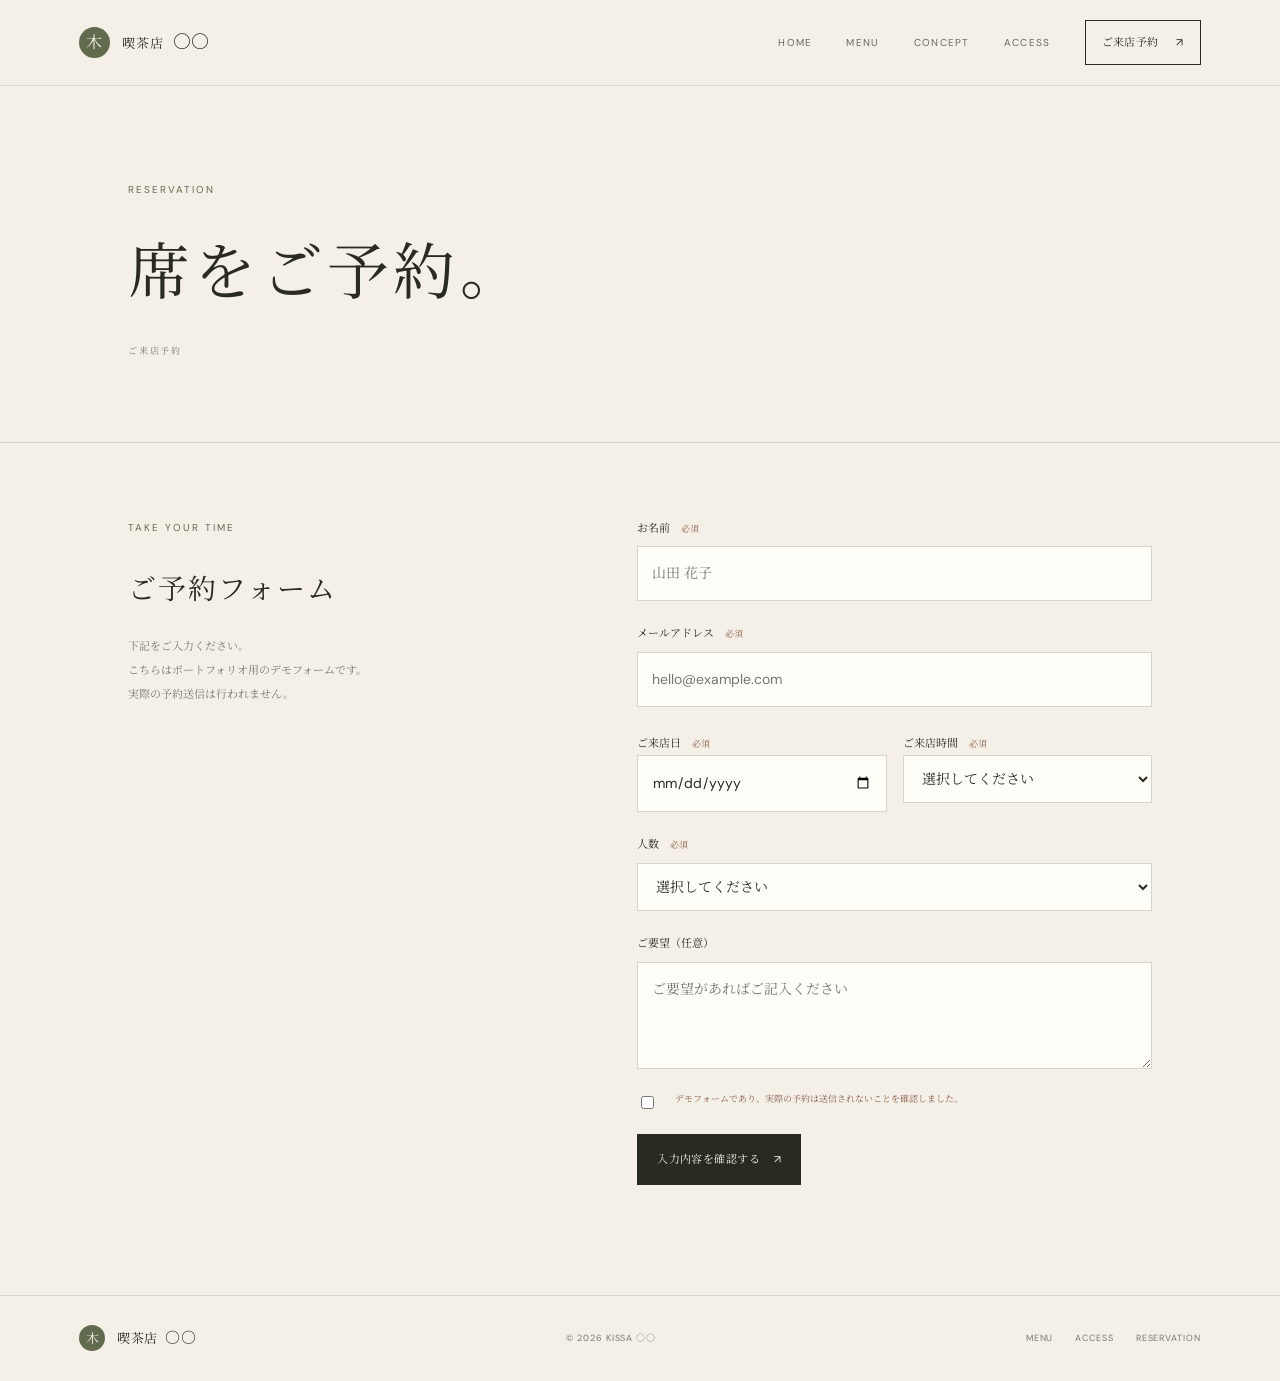
<file: reservation.html>
<!doctype html><html lang="ja"><head><meta charset="utf-8"><meta name="viewport" content="width=device-width, initial-scale=1"><meta name="theme-color" content="#f4f0e8"><meta name="description" content="喫茶店 ○○ のご来店予約フォーム。"><title>RESERVATION | 喫茶店 ○○</title><link rel="preconnect" href="https://fonts.googleapis.com"><link rel="preconnect" href="https://fonts.gstatic.com" crossorigin><link href="https://fonts.googleapis.com/css2?family=DM+Sans:wght@400;500;600&family=Noto+Serif+JP:wght@400;500;600&display=swap" rel="stylesheet"><link rel="stylesheet" href="assets/style.css"><script src="assets/script.js" defer></script></head><body><header class="site-header"><a class="brand" href="index.html"><span class="brand-mark">木</span><span>喫茶店 <b>○○</b></span></a><button class="menu-toggle" type="button" aria-expanded="false" aria-controls="global-nav" aria-label="メニューを開く"><span></span><span></span></button><nav id="global-nav" class="global-nav" aria-label="メインナビゲーション"><a href="index.html">HOME</a><a href="menu.html">MENU</a><a href="concept.html">CONCEPT</a><a href="access.html">ACCESS</a><a class="nav-reserve" href="reservation.html" aria-current="page">ご来店予約 <span>↗</span></a></nav></header><main><section class="page-hero"><p class="eyebrow">RESERVATION</p><h1>席をご予約。</h1><p class="page-hero-sub">ご来店予約</p></section><section class="reservation-wrap section-wrap"><div class="reservation-intro"><p class="eyebrow">TAKE YOUR TIME</p><h2>ご予約フォーム</h2><p>下記をご入力ください。<br>こちらはポートフォリオ用のデモフォームです。<br>実際の予約送信は行われません。</p></div><form id="reservation-form" class="reservation-form"><label for="guest-name">お名前 <span>必須</span></label><input id="guest-name" name="name" autocomplete="name" required maxlength="80" placeholder="山田 花子"><label for="guest-email">メールアドレス <span>必須</span></label><input id="guest-email" name="email" type="email" autocomplete="email" required maxlength="254" placeholder="hello@example.com"><div class="form-row"><div><label for="visit-date">ご来店日 <span>必須</span></label><input id="visit-date" name="date" type="date" required></div><div><label for="visit-time">ご来店時間 <span>必須</span></label><select id="visit-time" name="time" required><option value="">選択してください</option><option>11:00</option><option>12:00</option><option>13:00</option><option>14:00</option><option>15:00</option><option>16:00</option><option>17:00</option><option>18:00</option></select></div></div><label for="guest-count">人数 <span>必須</span></label><select id="guest-count" name="guests" required><option value="">選択してください</option><option value="1">1名</option><option value="2">2名</option><option value="3">3名</option><option value="4">4名</option><option value="5">5名以上（要相談）</option></select><label for="request-note">ご要望（任意）</label><textarea id="request-note" name="note" rows="3" maxlength="500" placeholder="ご要望があればご記入ください"></textarea><label class="consent"><input type="checkbox" id="demo-consent" required><span>デモフォームであり、実際の予約は送信されないことを確認しました。</span></label><button class="button-link form-submit" type="submit">入力内容を確認する <span>↗</span></button><p id="form-message" class="form-message" role="status" aria-live="polite"></p></form></section></main><footer class="site-footer"><a class="brand brand-footer" href="index.html"><span class="brand-mark">木</span><span>喫茶店 <b>○○</b></span></a><p>© 2026 KISSA ○○</p><div><a href="menu.html">MENU</a><a href="access.html">ACCESS</a><a href="reservation.html">RESERVATION</a></div></footer></body></html>
</file>
<file: assets/style.css>
:root{--paper:#f4f0e8;--ink:#292a22;--muted:#77786c;--olive:#626b4d;--line:#d9d4c8;--white:#fffdf8;--serif:'Noto Serif JP',serif;--sans:'DM Sans','Noto Serif JP',sans-serif}*{box-sizing:border-box}html{scroll-behavior:smooth;scroll-padding-top:90px}body{margin:0;background:var(--paper);color:var(--ink);font-family:var(--sans);font-size:14px;line-height:1.9;-webkit-font-smoothing:antialiased}img{display:block;width:100%;height:100%;object-fit:cover}a{color:inherit;text-decoration:none}button,input,select,textarea{font:inherit}.site-header{height:86px;padding:0 6.2%;display:flex;align-items:center;justify-content:space-between;border-bottom:1px solid rgba(41,42,34,.12);position:relative;z-index:20;background:var(--paper)}.brand{display:flex;align-items:center;gap:12px;font-size:13px;letter-spacing:.08em;white-space:nowrap}.brand b{font-family:var(--sans);font-size:18px;font-weight:500;letter-spacing:.04em;margin-left:4px}.brand-mark{width:31px;height:31px;display:grid;place-items:center;background:var(--olive);color:var(--paper);border-radius:50%;font-family:var(--serif);font-size:16px}.global-nav{display:flex;align-items:center;gap:34px;font-size:10px;letter-spacing:.13em}.global-nav>a:not(.nav-reserve){color:#66685c;transition:color .2s}.global-nav>a:hover,.global-nav>a[aria-current=page]{color:var(--ink)}.nav-reserve{padding:11px 16px;border:1px solid var(--ink);font-size:11px;letter-spacing:.04em;transition:background .2s,color .2s}.nav-reserve:hover{background:var(--ink);color:var(--paper)}.nav-reserve span,.text-link span,.button-link span{margin-left:14px}.menu-toggle{display:none}.hero{min-height:660px;height:calc(100svh - 86px);max-height:900px;position:relative;display:grid;grid-template-columns:46% 54%;padding:0 6.2% 72px;align-items:center}.hero-copy{position:relative;z-index:2;padding-left:4%;margin-top:-12px}.eyebrow{font-size:10px;letter-spacing:.2em;color:var(--olive);margin:0 0 24px;font-family:var(--sans)}h1,h2,h3,p{margin-top:0}h1,h2,.quote{font-family:var(--serif);font-weight:400;letter-spacing:.07em}h1{font-size:clamp(38px,5vw,67px);line-height:1.75;margin-bottom:26px} .hero-note{font-size:13px;line-height:2.2;color:#6c6d61;margin-bottom:34px}.text-link{display:inline-flex;align-items:center;border-bottom:1px solid var(--olive);padding:0 0 7px;font-size:12px;letter-spacing:.04em}.text-link span{transition:transform .2s}.text-link:hover span{transform:translate(3px,-3px)}.hero-photo{height:82%;min-height:450px;max-height:690px;position:relative;margin-left:-4%;overflow:hidden}.hero-photo img{filter:saturate(.72);animation:photo-in 1.1s ease both}.photo-label{position:absolute;bottom:20px;right:22px;color:white;font-size:9px;letter-spacing:.2em;text-shadow:0 1px 8px #222}.hero-side-note{position:absolute;right:2.2%;top:50%;writing-mode:vertical-rl;font-size:9px;letter-spacing:.23em;color:#77786c}.scroll-cue{position:absolute;left:10.5%;bottom:32px;font-size:9px;letter-spacing:.2em;display:flex;align-items:center;gap:12px;color:var(--muted)}.scroll-cue span{width:45px;height:1px;background:var(--olive)}.section-wrap{padding-left:10%;padding-right:10%}.seasonal{padding-top:112px;padding-bottom:128px}.section-heading{display:grid;grid-template-columns:1fr auto;align-items:end;margin-bottom:43px}.section-heading .eyebrow{grid-column:1/-1;margin-bottom:7px}.section-heading h2,.visit h2,.concept-story h2{font-size:clamp(28px,3.2vw,42px);line-height:1.7;margin:0}.section-heading .text-link{margin-bottom:9px}.feature-grid{display:grid;grid-template-columns:1fr 1fr 1fr;gap:24px;align-items:start}.feature-card{display:block}.feature-card img{height:clamp(210px,26vw,360px);transition:transform .6s cubic-bezier(.2,.7,.2,1);overflow:hidden}.feature-card:hover img{transform:scale(1.025)}.feature-offset{margin-top:48px}.feature-meta{padding-top:14px;display:flex;flex-direction:column;gap:5px;font-size:11px}.feature-meta>span:first-child{font-family:var(--sans);color:var(--muted);font-size:9px;letter-spacing:.14em}.feature-meta b{float:right;font-weight:400}.quote-band{background:var(--olive);color:var(--paper);text-align:center;padding:90px 20px 94px}.quote-band .eyebrow{color:#d7d9c8;margin-bottom:23px}.quote{font-size:clamp(26px,3.5vw,42px);line-height:1.9;margin-bottom:24px}.text-link-light{border-color:#d7d9c8}.visit{padding-top:105px;padding-bottom:110px;display:flex;justify-content:space-between;align-items:center;gap:40px}.visit .eyebrow{margin-bottom:17px}.visit-details{min-width:240px;color:#66685c;font-size:12px}.button-link{display:inline-flex;align-items:center;justify-content:space-between;background:var(--ink);color:var(--paper);padding:14px 19px;font-size:11px;letter-spacing:.04em;border:1px solid var(--ink);cursor:pointer;transition:background .2s,color .2s}.button-link:hover{background:transparent;color:var(--ink)}.site-footer{border-top:1px solid var(--line);padding:28px 6.2%;display:flex;justify-content:space-between;align-items:center;gap:22px;color:#77786c;font-size:9px;letter-spacing:.1em}.site-footer p{margin:0}.site-footer>div{display:flex;gap:22px}.brand-footer{color:var(--ink);letter-spacing:.04em}.brand-footer .brand-mark{width:26px;height:26px;font-size:13px}.brand-footer b{font-size:15px}.page-hero{padding:94px 10% 82px;position:relative;border-bottom:1px solid var(--line)}.page-hero .eyebrow{margin-bottom:15px}.page-hero h1{font-size:clamp(39px,5vw,62px);margin-bottom:20px}.page-hero-sub{font-size:9px;letter-spacing:.2em;color:var(--muted);margin:0}.menu-layout{display:grid;grid-template-columns:34% 1fr;gap:11%;padding-top:85px;padding-bottom:115px}.menu-aside img{height:330px;margin:20px 0}.menu-aside>p{font-size:9px;letter-spacing:.17em;color:var(--olive)}.menu-aside small{font-size:11px;color:var(--muted);line-height:2}.menu-category{padding-bottom:42px;margin-bottom:40px;border-bottom:1px solid var(--line);scroll-margin-top:100px}.menu-category .eyebrow{margin-bottom:7px}.menu-category h2{font-size:27px;margin-bottom:24px}.menu-item{display:flex;justify-content:space-between;align-items:flex-start;gap:20px;padding:17px 0;border-top:1px solid #e2ded5}.menu-item h3{font-family:var(--serif);font-size:14px;font-weight:500;margin-bottom:4px}.menu-item p{font-size:10px;color:var(--muted);margin:0}.menu-item strong{font-size:12px;font-weight:500;white-space:nowrap}.menu-note,.demo-note{font-size:10px;color:var(--muted);margin-top:22px}.bottom-cta{padding:54px 10%;background:#eae5d9;display:flex;justify-content:space-between;align-items:center;gap:25px}.bottom-cta p{font-family:var(--serif);font-size:19px;letter-spacing:.06em;margin:0}.concept-hero{padding:68px 10% 75px;display:grid;grid-template-columns:40% 60%;align-items:center;gap:5%}.concept-hero h1{font-size:clamp(40px,5vw,66px);margin-bottom:26px}.concept-lead{font-family:var(--serif);font-size:14px;line-height:2.3;color:#6c6d61}.concept-hero img{height:480px;max-height:58vw}.concept-story{display:grid;grid-template-columns:35% 1fr;gap:10%;padding-top:100px;padding-bottom:100px;background:var(--white)}.concept-story .eyebrow{padding-top:12px}.concept-story h2{margin-bottom:26px}.concept-story div>p{font-size:12px;color:#68695e;line-height:2.5}.values{display:grid;grid-template-columns:repeat(3,1fr);padding:74px 10%;gap:35px}.value-card{border-top:1px solid var(--olive);padding-top:16px}.value-card span{font-size:10px;color:var(--olive);letter-spacing:.15em}.value-card h3{font-family:var(--serif);font-size:16px;font-weight:400;margin:18px 0 8px}.value-card p{font-size:11px;color:var(--muted);margin:0}.access-layout{display:grid;grid-template-columns:1.05fr .95fr;gap:9%;padding-top:75px;padding-bottom:100px;align-items:center}.access-photo{height:500px}.access-info .eyebrow{margin-bottom:10px}.access-info h2{font-size:29px;margin-bottom:28px}.access-info dl{margin:0 0 28px}.access-info dl>div{display:grid;grid-template-columns:95px 1fr;padding:14px 0;border-top:1px solid var(--line);font-size:11px}.access-info dt{color:var(--muted)}.access-info dd{margin:0;line-height:2}.hours-strip{display:flex;align-items:center;justify-content:center;gap:35px;padding:25px;background:#eae5d9}.hours-strip span{font-size:9px;letter-spacing:.18em;color:var(--muted)}.hours-strip strong{font-size:18px;font-weight:400;letter-spacing:.05em}.reservation-wrap{display:grid;grid-template-columns:.75fr 1fr;gap:12%;padding-top:75px;padding-bottom:110px}.reservation-intro h2{font-size:28px;margin-bottom:20px}.reservation-intro>p:last-child{font-size:11px;color:var(--muted);line-height:2.2}.reservation-form{display:flex;flex-direction:column}.reservation-form>label:not(.consent),.form-row label{font-size:11px;margin:0 0 8px}.reservation-form label span{font-size:9px;color:#8b5e49;margin-left:8px}.reservation-form input:not([type=checkbox]),.reservation-form select,.reservation-form textarea{width:100%;border:1px solid var(--line);background:var(--white);border-radius:0;padding:13px 14px;margin-bottom:22px;color:var(--ink);outline-offset:2px}.reservation-form input:focus,.reservation-form select:focus,.reservation-form textarea:focus{outline:1px solid var(--olive)}.reservation-form textarea{resize:vertical}.form-row{display:grid;grid-template-columns:1fr 1fr;gap:16px}.form-row>div{min-width:0}.consent{display:flex;align-items:flex-start;gap:10px;font-size:10px;color:var(--muted);margin:0 0 22px}.consent input{margin-top:5px;accent-color:var(--olive)}.form-submit{align-self:flex-start}.form-message{font-size:12px;line-height:1.9;margin:14px 0 0;color:var(--olive)}.form-message:empty{display:none}.demo-note{margin-bottom:0}@keyframes photo-in{from{opacity:.5;transform:scale(1.035)}to{opacity:1;transform:scale(1)}}@media(max-width:900px){.site-header{height:76px;padding:0 5%}.global-nav{gap:18px}.hero{padding-left:5%;padding-right:5%;min-height:590px;height:calc(90svh - 76px)}.hero-copy{padding-left:1%}.hero-photo{margin-left:-2%}.hero-side-note{right:1%}.section-wrap{padding-left:7%;padding-right:7%}.menu-layout{gap:7%}.concept-hero,.page-hero{padding-left:7%;padding-right:7%}.concept-hero img{height:410px}.access-layout{gap:6%}.reservation-wrap{gap:8%}.site-footer{padding-left:5%;padding-right:5%}}@media(max-width:680px){html{scroll-padding-top:72px}.site-header{height:70px;padding:0 6%}.brand{font-size:12px}.brand b{font-size:17px}.menu-toggle{display:flex;width:42px;height:42px;border:0;background:transparent;flex-direction:column;justify-content:center;align-items:center;gap:6px;cursor:pointer}.menu-toggle span{display:block;width:22px;height:1px;background:var(--ink);transition:transform .2s}.menu-toggle[aria-expanded=true] span:first-child{transform:translateY(3.5px) rotate(45deg)}.menu-toggle[aria-expanded=true] span:last-child{transform:translateY(-3.5px) rotate(-45deg)}.global-nav{display:none;position:absolute;left:0;right:0;top:69px;background:var(--paper);padding:25px 7% 30px;flex-direction:column;align-items:stretch;gap:0;border-bottom:1px solid var(--line);box-shadow:0 12px 20px #292a220b}.global-nav.is-open{display:flex}.global-nav>a:not(.nav-reserve){padding:13px 0;border-bottom:1px solid var(--line);font-size:11px}.nav-reserve{margin-top:18px;text-align:center}.hero{height:auto;min-height:0;max-height:none;display:flex;flex-direction:column;align-items:stretch;padding:50px 6% 55px}.hero-copy{padding:0;margin:0 0 34px}.eyebrow{font-size:9px;margin-bottom:17px}h1{font-size:clamp(36px,10vw,51px);line-height:1.65;margin-bottom:17px}.hero-note{font-size:12px;margin-bottom:23px}.hero-photo{height:65vw;min-height:250px;max-height:420px;margin:0}.hero-side-note{display:none}.scroll-cue{position:static;margin-top:23px;font-size:8px}.seasonal{padding-top:72px;padding-bottom:78px}.section-heading{grid-template-columns:1fr;gap:12px;margin-bottom:26px}.section-heading .eyebrow{margin-bottom:0}.section-heading h2,.visit h2,.concept-story h2{font-size:29px}.section-heading .text-link{justify-self:start;margin-top:4px}.feature-grid{grid-template-columns:1fr 1fr;gap:25px 14px}.feature-card img{height:57vw;max-height:310px}.feature-offset{margin-top:28px}.feature-card:nth-child(3){grid-column:1/-1;width:72%;margin-top:2px}.feature-card:nth-child(3) img{height:60vw}.feature-meta{font-size:10px}.quote-band{padding:65px 18px 70px}.quote{font-size:27px}.visit{padding-top:70px;padding-bottom:75px;display:block}.visit-details{margin-top:28px}.site-footer{padding:25px 6%;display:grid;grid-template-columns:1fr 1fr;gap:18px}.site-footer p{text-align:right;align-self:center}.site-footer>div{grid-column:1/-1;gap:20px;flex-wrap:wrap}.page-hero{padding:60px 7% 48px}.page-hero h1{font-size:40px}.menu-layout{grid-template-columns:1fr;padding-top:45px;padding-bottom:65px}.menu-aside img{height:220px;margin:14px 0}.menu-aside small{display:block;margin-bottom:40px}.menu-category{margin-bottom:30px;padding-bottom:30px}.menu-category h2{font-size:24px}.bottom-cta{padding:35px 7%;align-items:flex-start;flex-direction:column;gap:20px}.bottom-cta p{font-size:16px}.concept-hero{padding:52px 7% 58px;grid-template-columns:1fr;gap:25px}.concept-hero h1{font-size:45px}.concept-hero img{height:68vw;max-height:380px}.concept-story{grid-template-columns:1fr;gap:10px;padding-top:60px;padding-bottom:55px}.concept-story h2{font-size:27px}.concept-story div>p{font-size:11px}.values{grid-template-columns:1fr;padding:48px 7%;gap:28px}.value-card h3{margin-top:10px}.access-layout{grid-template-columns:1fr;padding-top:45px;padding-bottom:60px;gap:35px}.access-photo{height:65vw;max-height:390px}.access-info h2{font-size:26px}.access-info dl>div{grid-template-columns:85px 1fr}.hours-strip{gap:13px;flex-wrap:wrap;padding:22px 10px}.hours-strip strong{font-size:16px}.hours-strip span{font-size:8px}.reservation-wrap{grid-template-columns:1fr;gap:35px;padding-top:45px;padding-bottom:70px}.reservation-intro h2{font-size:25px}.form-row{gap:10px}.reservation-form input:not([type=checkbox]),.reservation-form select,.reservation-form textarea{padding:12px 10px;font-size:12px}.form-submit{width:100%}}@media(prefers-reduced-motion:reduce){*,*::before,*::after{scroll-behavior:auto!important;animation-duration:.01ms!important;animation-iteration-count:1!important;transition-duration:.01ms!important}}

/* Mobile-first refinement: visual layout only; content and interactions remain unchanged. */
@media (max-width: 680px) {
  body { font-size: 14px; line-height: 1.85; }
  .site-header { position: sticky; top: 0; z-index: 50; box-shadow: 0 1px 0 rgba(41,42,34,.03); }
  .brand { gap: 9px; letter-spacing: .03em; }
  .brand-mark { flex: 0 0 30px; }
  .global-nav { max-height: calc(100svh - 70px); overflow-y: auto; }
  .global-nav a, .text-link, .button-link, .nav-reserve, .site-footer a { -webkit-tap-highlight-color: transparent; }
  .global-nav>a:not(.nav-reserve) { min-height: 46px; display: flex; align-items: center; }
  .nav-reserve { min-height: 46px; display: flex; align-items: center; justify-content: center; }
  .hero { padding-top: 42px; padding-bottom: 44px; }
  .hero-copy { margin-bottom: 27px; }
  .hero h1 { font-size: clamp(34px, 9.5vw, 47px); line-height: 1.58; letter-spacing: .045em; }
  .hero-note { line-height: 2; }
  .hero-photo { height: clamp(235px, 72vw, 390px); min-height: 0; }
  .photo-label { right: 13px; bottom: 12px; font-size: 8px; }
  .section-wrap { padding-left: 6%; padding-right: 6%; }
  .seasonal { padding-top: 58px; padding-bottom: 62px; }
  .section-heading h2, .visit h2 { line-height: 1.55; }
  .feature-grid { column-gap: 12px; row-gap: 24px; }
  .feature-card img { height: auto; aspect-ratio: 4 / 5; }
  .feature-card:nth-child(3) { width: 82%; }
  .feature-card:nth-child(3) img { height: auto; aspect-ratio: 5 / 4; }
  .feature-meta { line-height: 1.7; overflow-wrap: anywhere; }
  .feature-meta b { margin-left: 5px; }
  .quote-band { padding: 55px 18px 59px; }
  .quote { font-size: clamp(23px, 6.2vw, 28px); line-height: 1.8; }
  .visit { padding-top: 58px; padding-bottom: 60px; }
  .visit-details { min-width: 0; font-size: 12px; }
  .button-link { min-height: 48px; }
  .site-footer { row-gap: 20px; line-height: 1.8; }
  .site-footer>div { gap: 12px 18px; }
  .page-hero { padding-top: 49px; padding-bottom: 40px; }
  .page-hero h1 { font-size: clamp(35px, 9vw, 42px); line-height: 1.5; overflow-wrap: anywhere; }
  .menu-layout { padding-top: 35px; padding-bottom: 50px; }
  .menu-aside img { height: auto; aspect-ratio: 16 / 9; }
  .menu-item { gap: 12px; }
  .menu-item h3 { line-height: 1.65; }
  .menu-item p { line-height: 1.7; }
  .menu-item strong { padding-top: 2px; }
  .bottom-cta { gap: 17px; }
  .bottom-cta .button-link { width: 100%; }
  .concept-hero { padding-top: 42px; padding-bottom: 45px; }
  .concept-hero h1 { font-size: clamp(37px, 10vw, 46px); line-height: 1.5; }
  .concept-hero img { height: auto; aspect-ratio: 4 / 3; }
  .concept-story { padding-top: 48px; padding-bottom: 45px; }
  .values { padding-top: 40px; padding-bottom: 42px; }
  .access-layout { padding-top: 35px; padding-bottom: 45px; gap: 27px; }
  .access-photo { height: auto; aspect-ratio: 4 / 3; }
  .access-info dl>div { grid-template-columns: 76px minmax(0, 1fr); gap: 10px; }
  .access-info dd { overflow-wrap: anywhere; }
  .hours-strip { gap: 8px 13px; }
  .hours-strip strong { font-size: 15px; }
  .reservation-wrap { padding-top: 36px; padding-bottom: 52px; gap: 25px; }
  .reservation-form input:not([type=checkbox]), .reservation-form select, .reservation-form textarea { min-height: 46px; border-radius: 2px; font-size: 16px; }
  .reservation-form textarea { min-height: 110px; }
  .form-row { grid-template-columns: minmax(0, 1fr) minmax(0, 1fr); gap: 10px; }
  .form-row label { display: block; line-height: 1.6; }
  .consent { font-size: 11px; line-height: 1.7; }
  .consent input { width: 18px; height: 18px; flex: 0 0 18px; }
  .form-submit { min-height: 48px; }
  .form-message { overflow-wrap: anywhere; }
}
@media (max-width: 380px) {
  .site-header { padding-left: 4.5%; padding-right: 4.5%; }
  .brand { font-size: 11px; }
  .brand b { font-size: 15px; }
  .menu-toggle { width: 38px; flex: 0 0 38px; }
  .hero { padding-left: 5%; padding-right: 5%; }
  .hero h1 { font-size: 34px; }
  .section-heading h2, .visit h2 { font-size: 26px; }
  .feature-grid { gap: 22px 10px; }
  .feature-card:nth-child(3) { width: 90%; }
  .form-row { grid-template-columns: 1fr; gap: 0; }
  .hours-strip { flex-direction: column; }
}
@media (hover: none) {
  .feature-card:hover img, .text-link:hover span { transform: none; }
}

/* Responsive layout hardening: presentation only; copy, links and behavior are preserved. */
html { -webkit-text-size-adjust: 100%; }
body { min-width: 320px; overflow-wrap: break-word; }
main, section, header, footer, nav, form, .section-wrap, .hero-copy, .menu-list, .access-info, .reservation-intro { min-width: 0; }
img { max-width: 100%; }
button, a, input, select, textarea { touch-action: manipulation; }
:focus-visible { outline: 2px solid var(--olive); outline-offset: 3px; }
@media (min-width: 681px) and (max-width: 1024px) {
  .site-header { padding-left: 4%; padding-right: 4%; }
  .brand { gap: 8px; font-size: 11px; }
  .brand b { font-size: 16px; }
  .global-nav { gap: clamp(10px, 1.7vw, 18px); font-size: 9px; }
  .nav-reserve { padding: 10px 11px; font-size: 10px; }
  .hero { grid-template-columns: 47% 53%; }
  .hero-photo { min-height: 360px; }
  .menu-layout { grid-template-columns: minmax(0, 0.8fr) minmax(0, 1.2fr); gap: 6%; }
  .concept-hero { grid-template-columns: minmax(0, .8fr) minmax(0, 1.2fr); gap: 4%; }
  .access-layout { grid-template-columns: minmax(0, 1fr) minmax(0, .9fr); }
  .reservation-wrap { grid-template-columns: minmax(0, .75fr) minmax(0, 1fr); gap: 7%; }
}
@media (max-width: 680px) {
  .site-header { padding-left: max(5%, env(safe-area-inset-left)); padding-right: max(5%, env(safe-area-inset-right)); }
  .global-nav { padding-bottom: max(30px, env(safe-area-inset-bottom)); }
  .page-hero, .concept-hero, .section-wrap, .bottom-cta { min-width: 0; }
  .menu-item > div { min-width: 0; }
  .menu-item p { overflow-wrap: anywhere; }
  .site-footer > div a { min-height: 32px; display: inline-flex; align-items: center; }
  .reservation-form input, .reservation-form select, .reservation-form textarea { max-width: 100%; }
}
@media (max-width: 360px) {
  .brand { gap: 7px; font-size: 10px; }
  .brand-mark { width: 27px; height: 27px; flex-basis: 27px; }
  .brand b { font-size: 14px; }
  .hero h1 { font-size: 32px; }
  .page-hero h1 { font-size: 33px; }
  .menu-item { gap: 8px; }
  .menu-item h3 { font-size: 13px; }
  .menu-item strong { font-size: 11px; }
}
</file>
